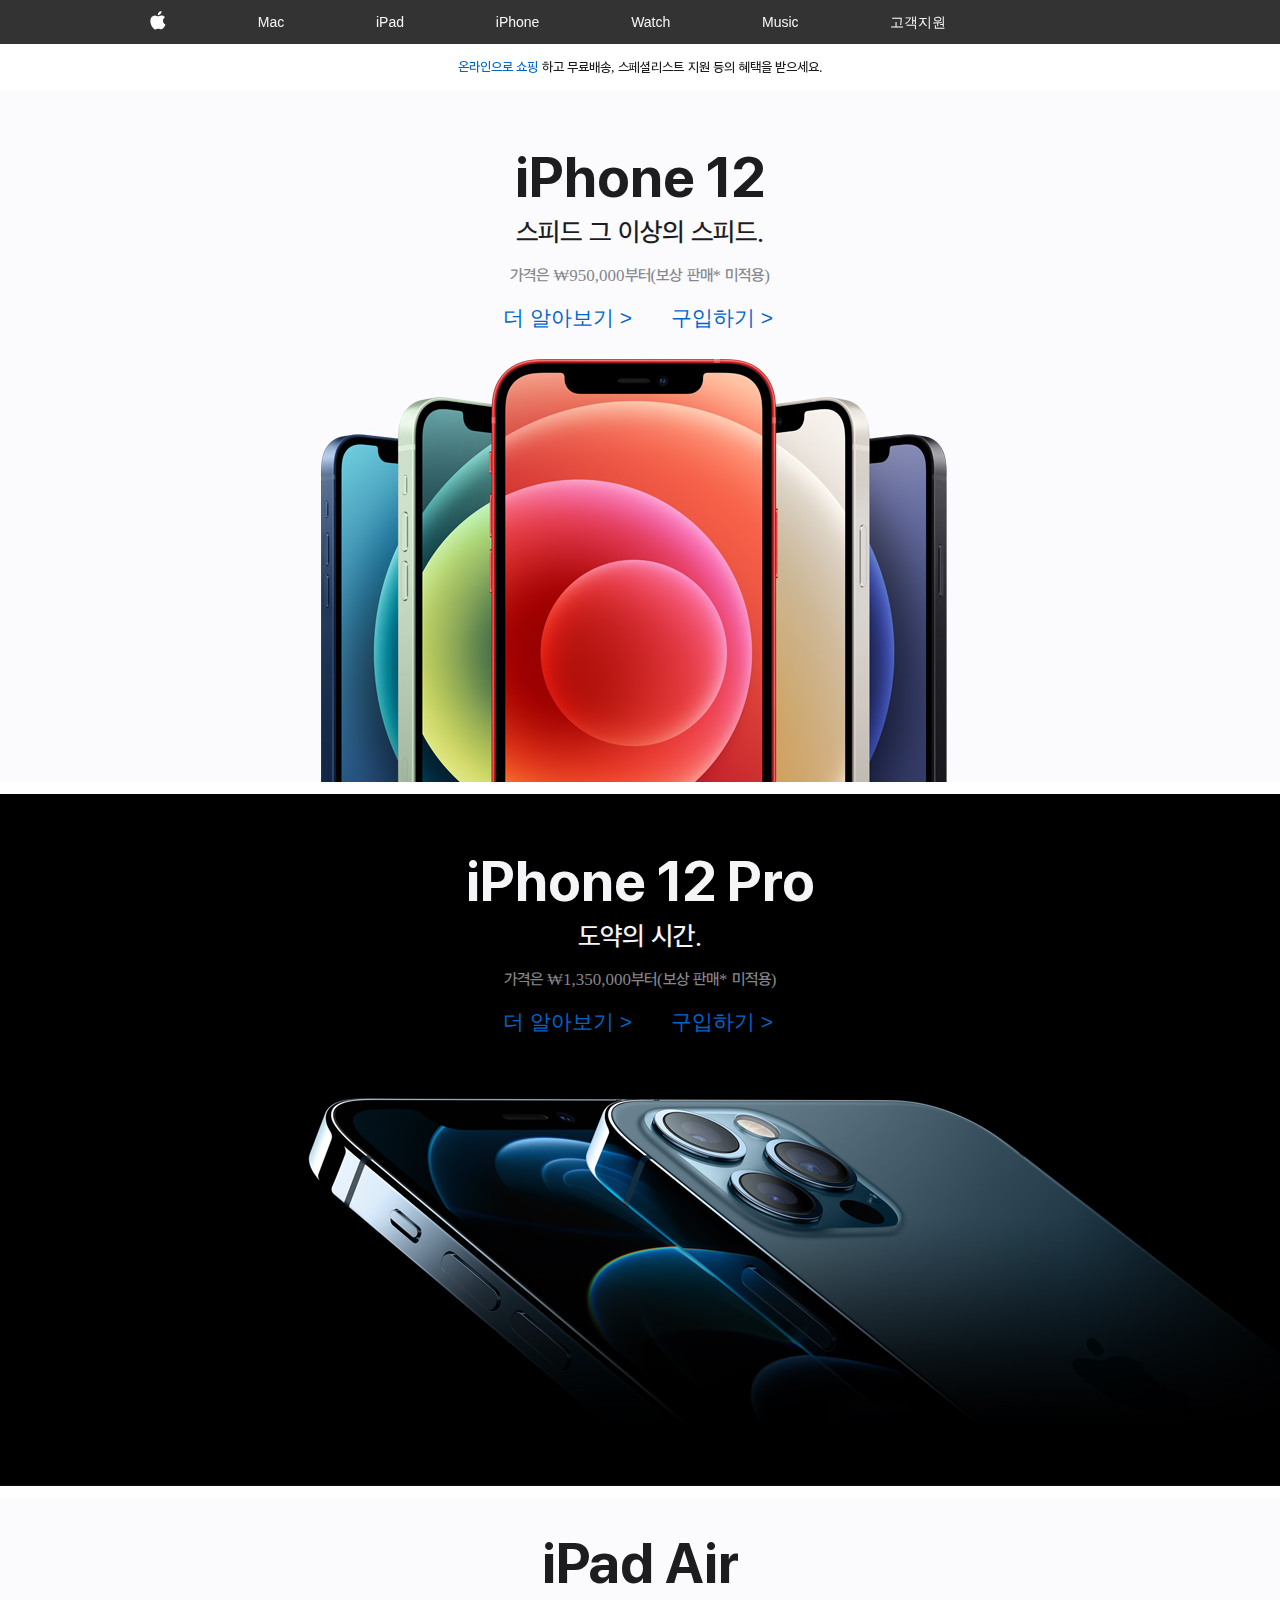
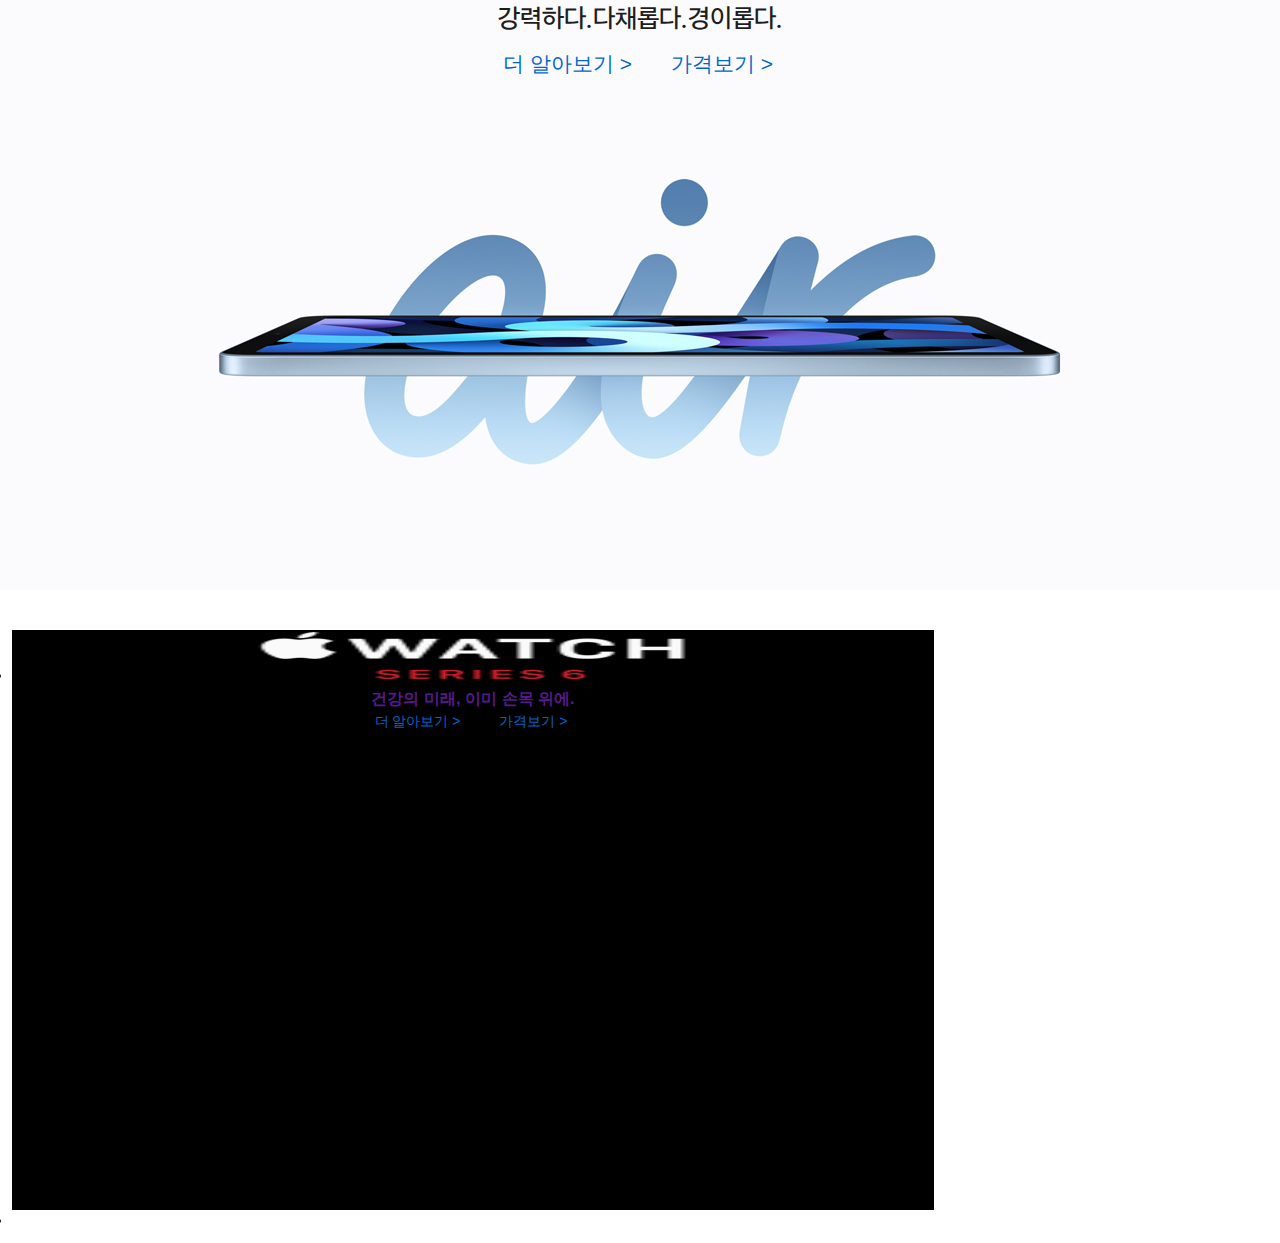
<file: apple/index.html>
<!DOCTYPE html>
<html lang="en">
<head>
   <meta charset="UTF-8">
   <meta name="viewport" content="width=device-width, initial-scale=1.0">
   <title>Apple</title>
  
   <link rel="stylesheet" href="../apple/css/common.css">
   <link rel="stylesheet" href="../apple/css/index.css">
   <link rel="stylesheet" href="../apple/css/header.css">
</head>
<body>
   <header>
      <div class="gnb_wrap">
         <ul class="gnb_menu">
            <a href="#"  class="gnb_menu_a" >
               <img src="../apple/img/globalnav_apple_image__cxwwnrj0urau_large.svg">
            </a>
            <a href="#" class="gnb_menu_a">Mac</a>
            <a href="#" class="gnb_menu_a">iPad</a>
            <a href="#" class="gnb_menu_a">iPhone</a>
            <a href="#" class="gnb_menu_a">Watch</a>
            <a href="#" class="gnb_menu_a">Music</a>
            <a href="#" class="gnb_menu_a">고객지원</a>
            <!-- 이미지가 안뜸  -->
            <a href="#" class="gnb_menu_a">
               <img src="../apple/img/globalnav_search_image__fca9mfoh8a2q_large.svg">
            </a>
            <a href="#"  class="gnb_menu_a" >
               <img src="../apple/img/globalnav_bag_image__bmix8075eg4i_large.svg">
            </a>
         </div>
      </div>

      <!-- banner  -->
      <div class="banner_wrap">
         <p class="banner" >
             <a>온라인으로 쇼핑</a>
             하고 무료배송, 스페셜리스트 지원 등의 혜택을 받으세요.
         </p>
      </div>
   </header>

   <main>

     <!-- iphone12 -->
   
     <div class="iphone12_wrap" onclick="document.location='https://www.apple.com/kr/iphone-12'">
      <a href="https://www.apple.com/kr/iphone-12/">
            <div class="iphone12_text">
                  <h4>iPhone 12</h4>
                  <h5 class="mt_6">스피드 그 이상의 스피드.</h5>
                  <div class="iphone12_text_2">
                     <p class="c_134">가격은 ₩950,000부터(보상 판매* 미적용)</p>   
                  </div>
                  <div class="iphone12_text_3">
                     <a class="c_blue ml_-4"><span>더 알아보기</span>&nbsp;></a>
                     <a class="c_blue ml_35"><span>구입하기</span>&nbsp;></a>
                  </div>
            </div>
         </a>
     </div>

     <!-- iphone 12 pro -->
     <div class="iphone12pro_wrap">
      <a href="https://www.apple.com/kr/iphone-12-pro/">
         <div class="iphone12pro_text">
               <h4 class="c_245">iPhone 12 Pro</h4>
               <h5 class="c_245 mt_6">도약의 시간.</h5>
            <div class="iphone12pro_text_2">
               <p class="c_134">가격은 ₩1,350,000부터(보상 판매* 미적용)</p>   
            </div>
            <div class="iphone12pro_text_3">
            <a class="c_blue ml_-4"><span>더 알아보기</span>&nbsp;></a>
            <a class="c_blue ml_35"><span>구입하기</span>&nbsp;></a>
            </div>
         </div>
         </a>
    </div>

    <!-- iPad Air -->
    <div class="iPad_Air_wrap">
      <a href="https://www.apple.com/kr/ipad-air/">
         <div class="iPad_Air_text">
               <h4 >iPad Air</h4>
               <h5 class="mt_6">강력하다.다채롭다.경이롭다.</h5>
            <div class="iPad_Air_text_3">
               <a class="c_blue ml_-4"><span>더 알아보기</span>&nbsp;></a>
               <a class="c_blue ml_35"><span>가격보기</span>&nbsp;></a>
            </div>
         </div>
      </a>    
    </div>

    <!-- apple promotions -->

    <div class="promo_wrap">
      <div class="promo">
         <ul class="promo_1"> 
            <li class="watch_1">
               <a href="">
                  <div class="watch_1_text">
                   <img src="../apple/img/watch_1.png">
                   <h3 >건강의 미래, 이미 손목 위에. </h3>
                   <div class="watch_1_text_blue">
                     <a class="c_blue ml_-4"><span>더 알아보기</span>&nbsp;></a>
                     <a class="c_blue ml_35"><span>가격보기</span>&nbsp;></a>
                  </div>
                  </div>
               </a>
            </li>
            <li class="watch_2">
         </ul>
      </div>
    </div>
 
   </main>
   <footer></footer>
</body>
</html>
</file>
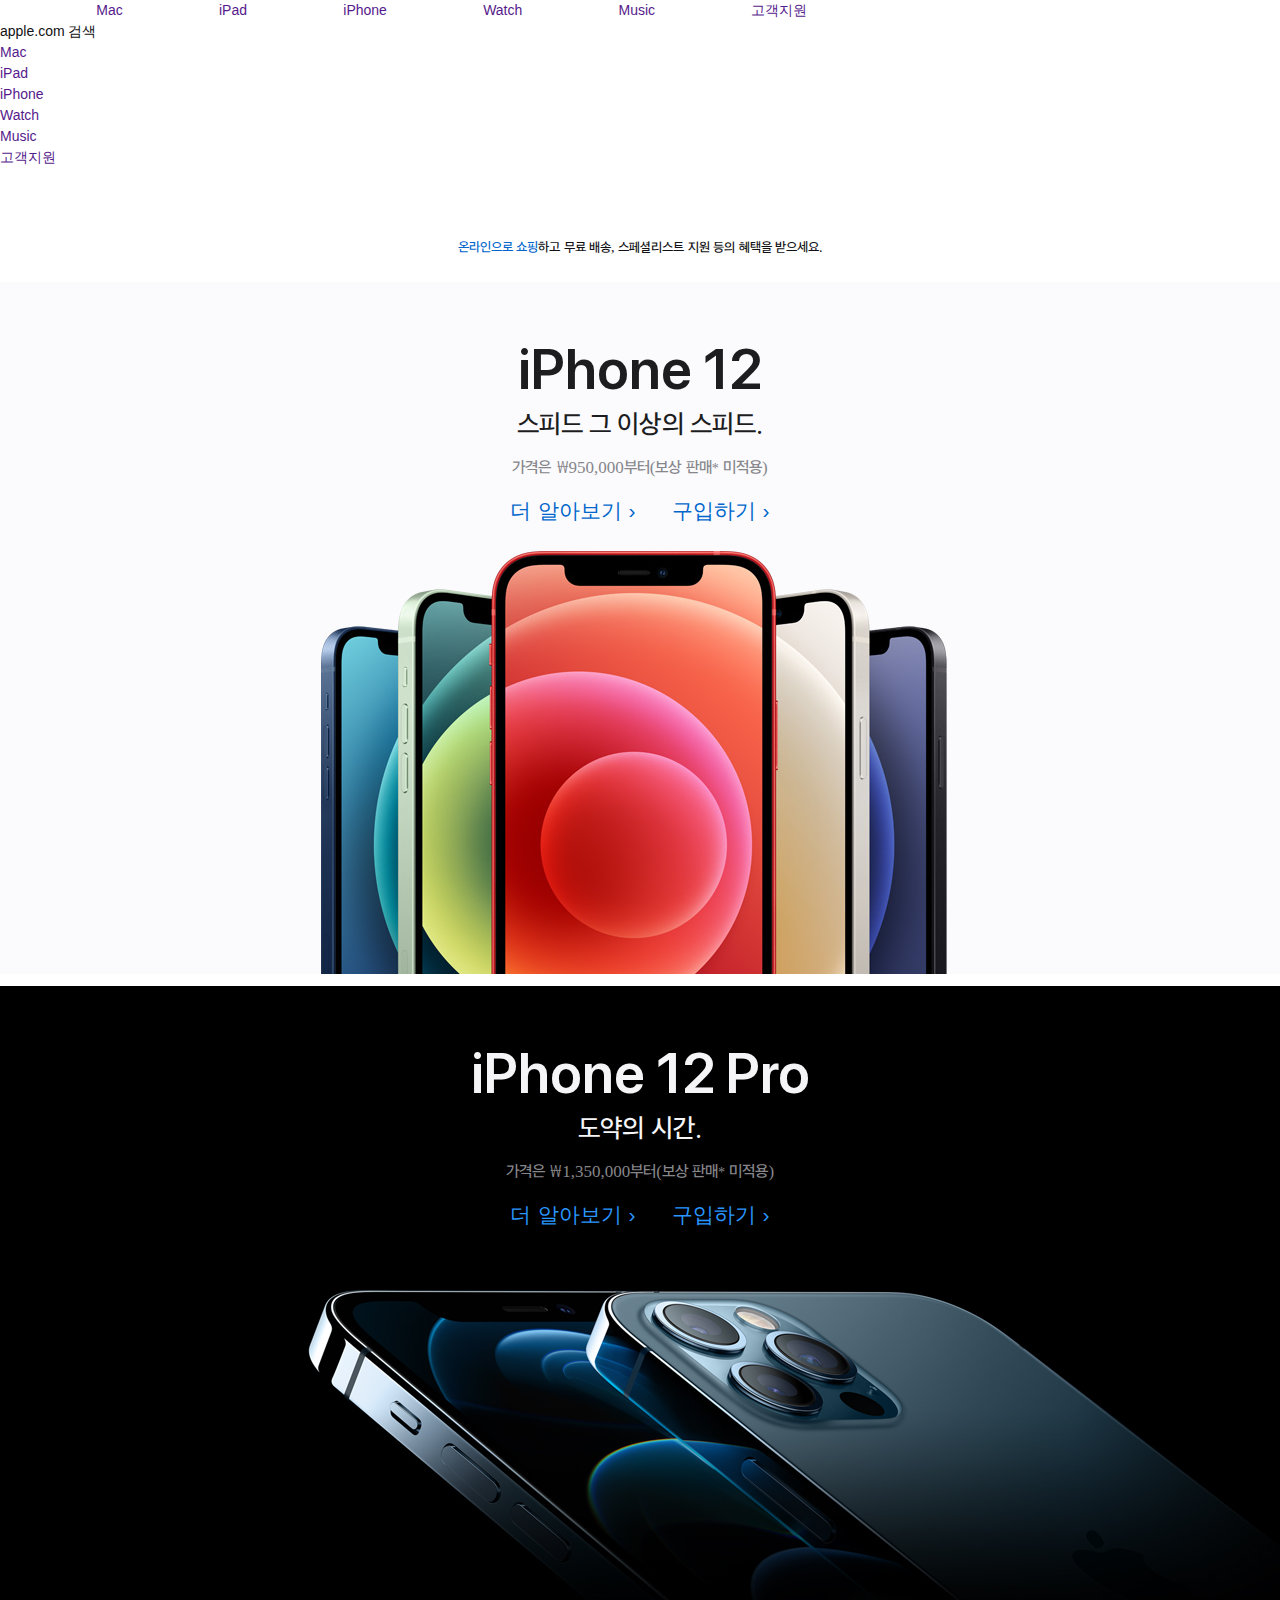
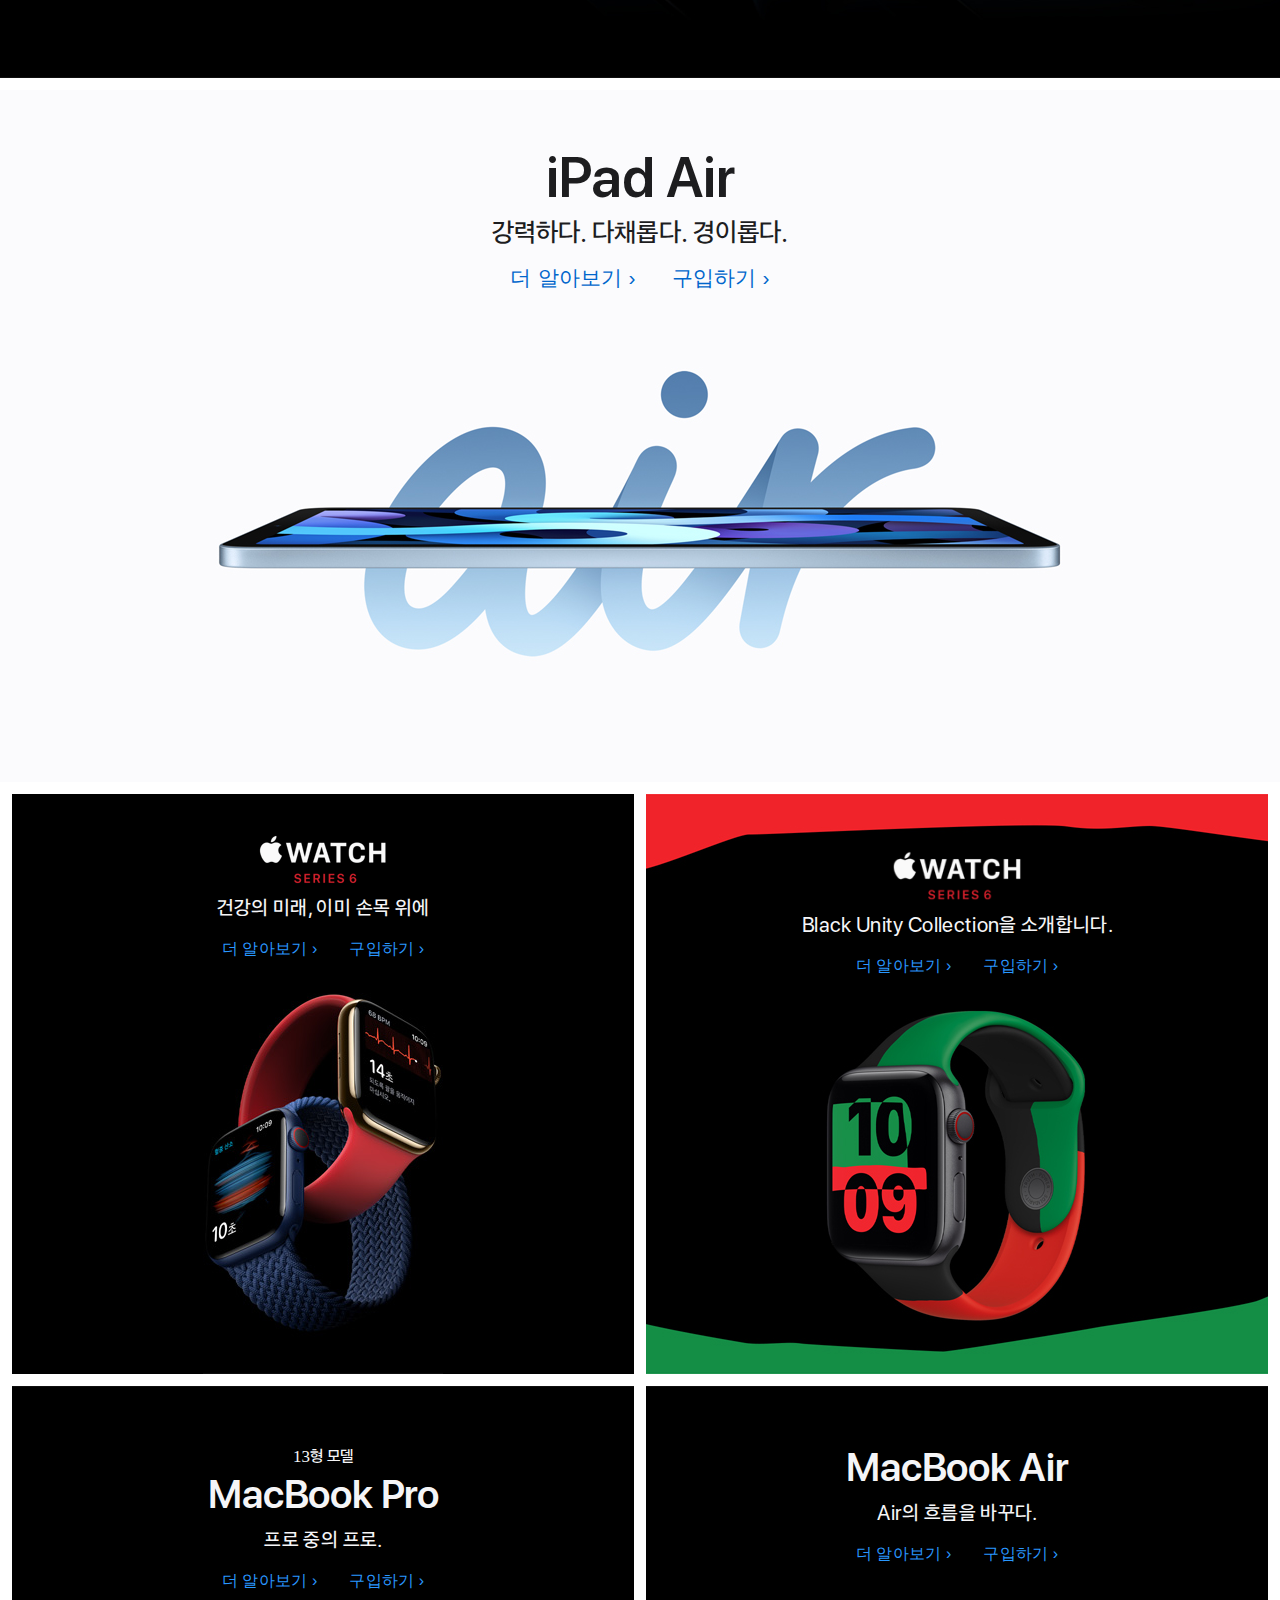
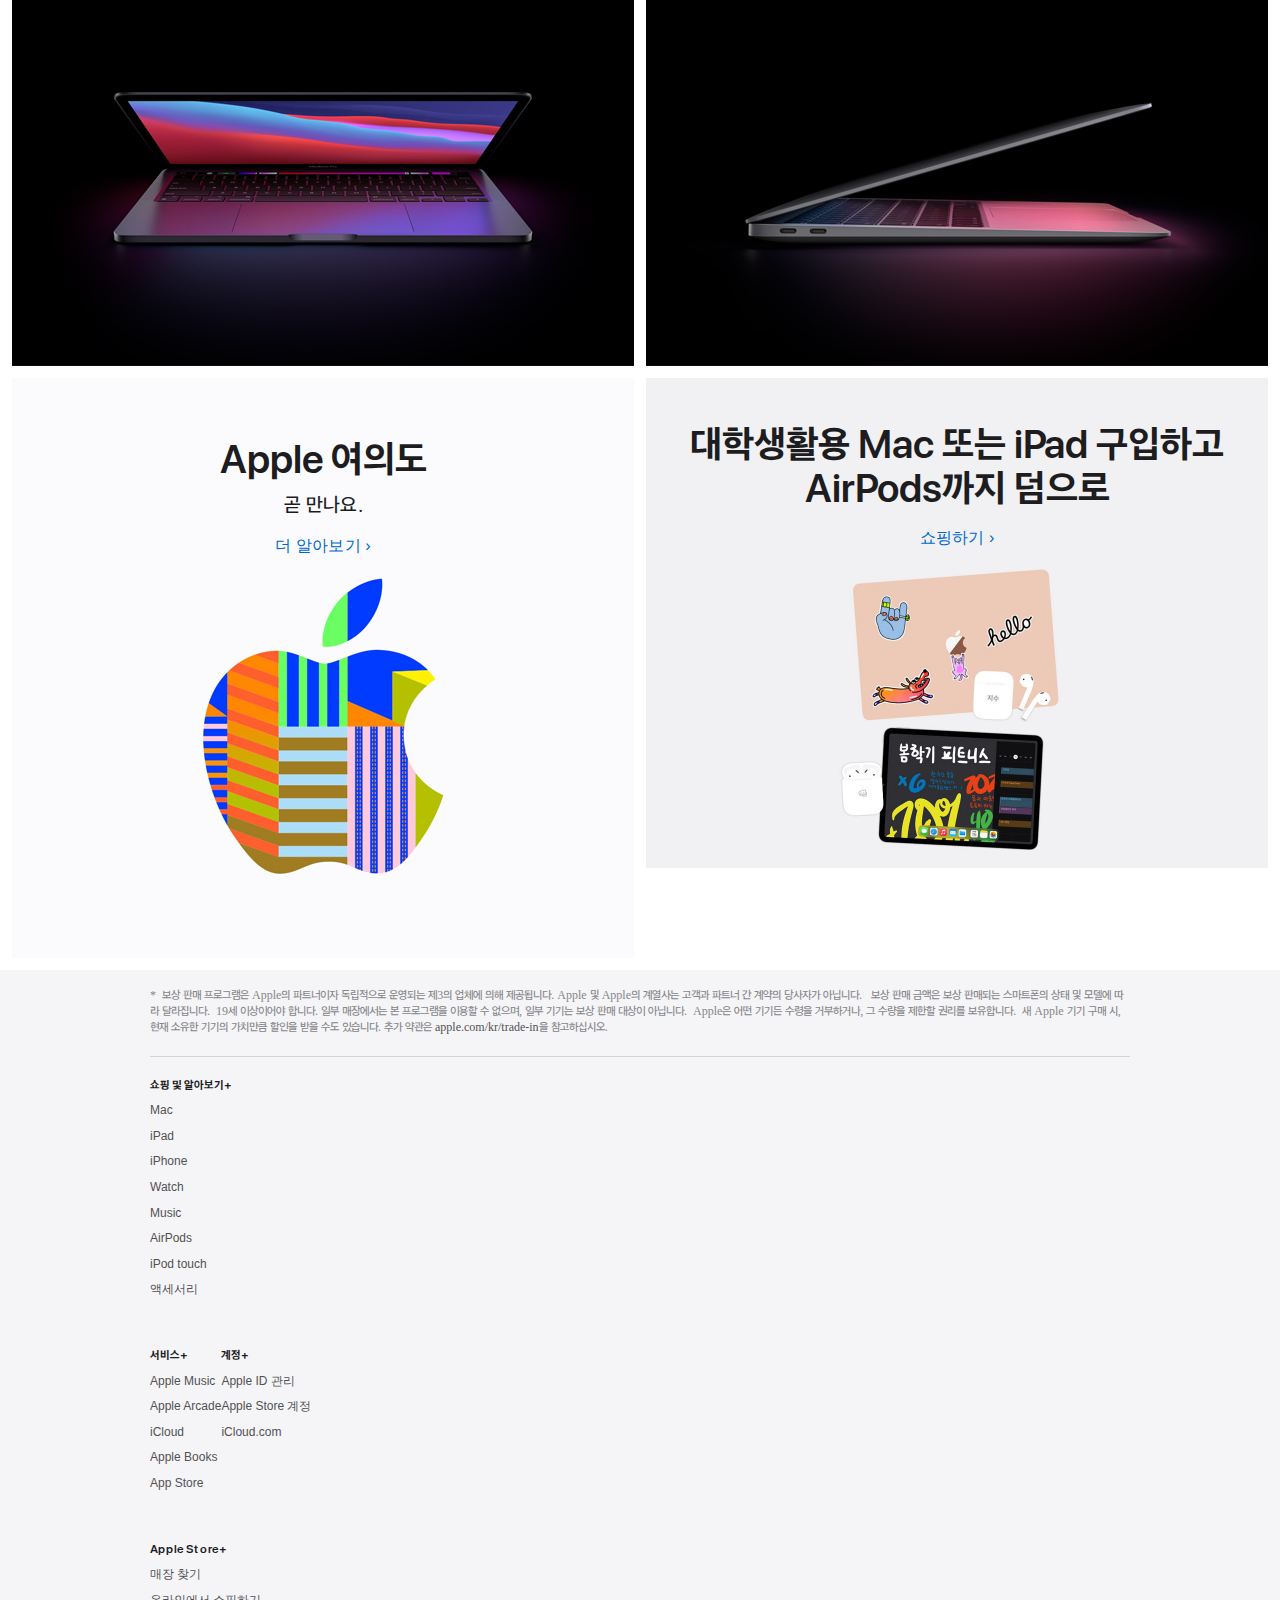
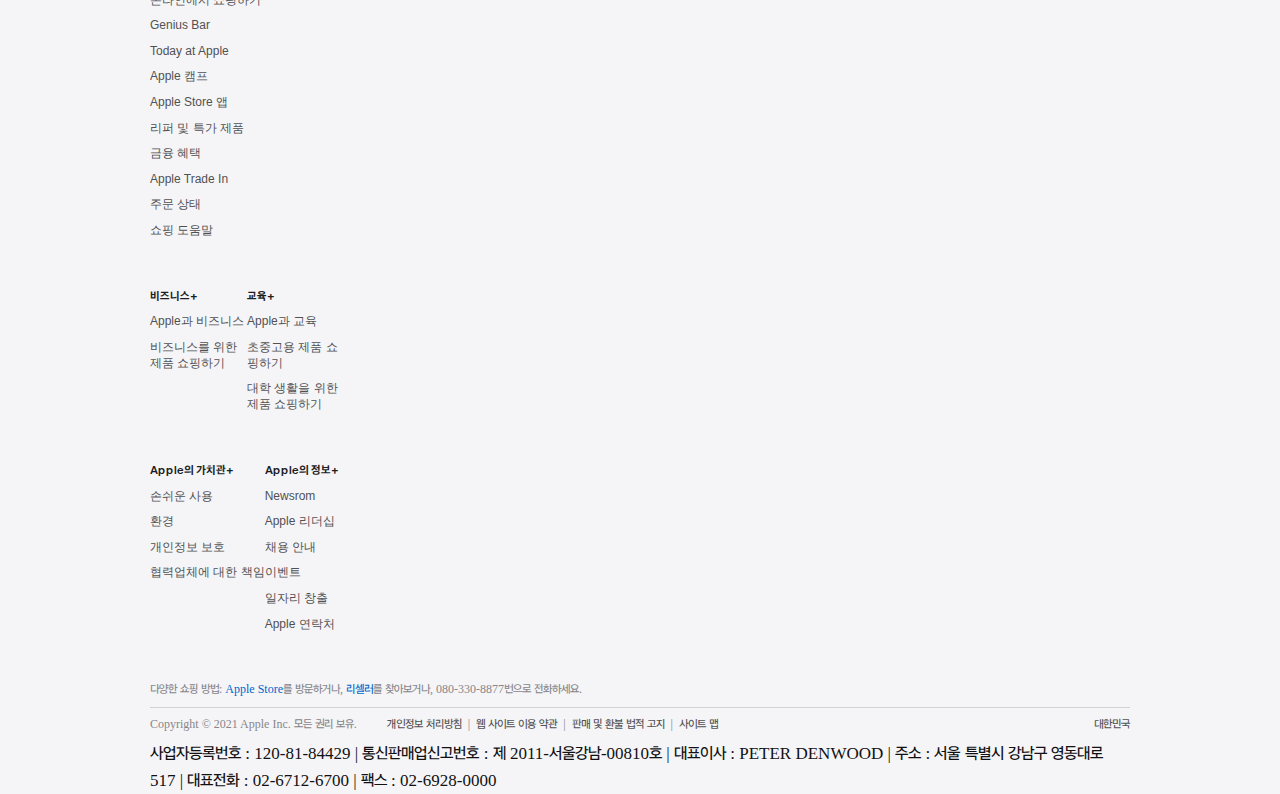
<file: index (210224).html>
<!DOCTYPE html>
<html lang="en">
<head>
   <meta charset="UTF-8">
   <meta name="viewport" content="width=device-width, initial-scale=1.0">
   <meta name="keywords" content="Apple">
   <meta name="description" content="iPhone, Mac, Apple Watch, iPad, AirPods 등 지금 쇼핑하기. 무료 배송. Apple Store 픽업.">
   <meta name="application-name" content="Apple.com">
   <title>Apple Korea</title>

   <link rel="icon" href="img/favicon.png">
   <link rel="icon" type="image/x-icon" href="img/favicon.ico"> 

   <link rel="stylesheet" href="css/reset_apple.css">
   <link rel="stylesheet" href="css/common.css">
   <link rel="stylesheet" href="css/header.css">
   <link rel="stylesheet" href="css/footer.css">
   <link rel="stylesheet" href="css/index.css">
</head>
<body>
   <header>
      <!-- PC, Tablet용 GNB -->
      <nav class="gnb">
         <ul class="gnb_menu">
            <li class="gnb_logo"><a href=""></a></li>
            <li class="gnb_menu_item"><a href="">Mac</a></li>
            <li class="gnb_menu_item"><a href="">iPad</a></li>
            <li class="gnb_menu_item"><a href="">iPhone</a></li>
            <li class="gnb_menu_item"><a href="">Watch</a></li>
            <li class="gnb_menu_item"><a href="">Music</a></li>
            <li class="gnb_menu_item"><a href="">고객지원</a></li>
            <li class="gnb_search"><a href=""></a></li>
            <li class="gnb_bag"><a href=""></a></li>
         </ul>
      </nav>

      <!-- Mobile용 GNB -->
      <nav class="gnb_m" id="gnb_m_wrap">
         <ul class="gnb_m_menu">
            <li class="gnb_m_menubar">
               <figure onclick="menuOpen();" id="gnb_m_menuopen"></figure>
               <figure onclick="menuClose();" id="gnb_m_menuclose"></figure>
            </li>
            <li class="gnb_m_logo"><a href=""></a></li>
            <li class="gnb_m_bag" id="gnb_m_bag"><a href=""></a></li>
         </ul>
         <div class="gnb_m_search_wrap">
            <span class="gnb_m_search"></span><span>apple.com 검색</span> 
         </div>
         <ul class="gnb_m_submenu">
            <li class="gnb_m_submenu_item"><a href="">Mac</a></li>
            <li class="gnb_m_submenu_item"><a href="">iPad</a></li>
            <li class="gnb_m_submenu_item"><a href="">iPhone</a></li>
            <li class="gnb_m_submenu_item"><a href="">Watch</a></li>
            <li class="gnb_m_submenu_item"><a href="">Music</a></li>
            <li class="gnb_m_submenu_item"><a href="">고객지원</a></li>
         </ul>
      </nav>
   </header>
   <main>

      <!-- Banner 알림 컨텐츠 -->
      <section id="banner">
         <div class="banner_wrap">
            <p class="banner_text">
               <a href="">온라인으로 쇼핑</a>하고 무료 배송, 스페셜리스트 지원 등의 혜택을 받으세요.
            </p>
         </div>
      </section>

      <!-- Hero -->
      <section id="hero">

         <!-- Hero iPhone12 -->
         <div class="hero_1_wrap" onclick="document.location='https://www.apple.com/kr/iphone-12/'">   
               <h2 class="hero_headline_black">iPhone 12</h2>
               <h3 class="hero_subhead_black">스피드 그 이상의 스피드.</h3>
               <p class="hero_price_info"><span>가격은 &#65510;950,000부터</span>(보상 판매<sup>*</sup> 미적용)</p>
               <div class="hero_link_whitebg">
                  <a href="https://www.apple.com/kr/iphone-12/">더 알아보기 &#8250;</a>
                  <a href="https://www.apple.com/kr/shop/buy-iphone/iphone-12">구입하기 &#8250;</a>
               </div>
        
         </div>

         <!-- Hero iPhone12 Pro -->
         <div class="hero_2_wrap" onclick="document.location=''">
            <h2 class="hero_headline_white">iPhone 12 Pro</h2>
            <h3 class="hero_subhead_white">도약의 시간.</h3>
            <p class="hero_price_info"><span>가격은 &#65510;1,350,000부터</span>(보상 판매<sup>*</sup> 미적용)</p>
            <div class="hero_link_blackbg">
               <a href="">더 알아보기 &#8250;</a>
               <a href="">구입하기 &#8250;</a>
            </div>
         </div>

         <!-- Hero iPad Air -->
         <div class="hero_3_wrap" onclick="document.location=''";>
            <h2 class="hero_headline_black">iPad Air</h2>
            <h3 class="hero_subhead_black">강력하다. 다채롭다. 경이롭다.</h3>
            <div class="hero_link_whitebg">
               <a href="">더 알아보기 &#8250;</a>
               <a href="">구입하기 &#8250;</a>
            </div>
         </div>

      </section>

      <!-- Promotion Section -->

      <section id="promo">

         <div class="promo_wrap">
            <ul class="promo">

               <!-- Promotion 1 -->
               <li class="promo_1" onclick="document.location=''">
                  <img src="img/watch_logo_1.png">
                  <h3 class="promo_subhead_white">건강의 미래, 이미 손목 위에</h3>
                  <div class="promo_link_blackbg">
                     <a href="">더 알아보기 &#8250;</a>
                     <a href="">구입하기 &#8250;</a>
                  </div>
               </li>

                <!-- Promotion 2 -->
               <li class="promo_2" onclick="document.location=''">
                  <img src="img/watch_logo_2.png">
                  <h3 class="promo_subhead_white">Black Unity Collection을 소개합니다.</h3>
                  <div class="promo_link_blackbg">
                     <a href="">더 알아보기 &#8250;</a>
                     <a href="">구입하기 &#8250;</a>
                  </div>
               </li>

               <!-- Promotion 3 -->
               <li class="promo_3" onclick="document.location=''">
                  <p class="promo_eyebrow">13형 모델</p>
                  <h2 class="promo_headline_white"> MacBook Pro</h2>
                  <h3 class="promo_subhead_white">프로 중의 프로.</h3>
                  <div class="promo_link_blackbg">
                     <a href="">더 알아보기 &#8250;</a>
                     <a href="">구입하기 &#8250;</a>
                  </div>
               </li>

                <!-- Promotion 4 -->
               <li class="promo_4" onclick="document.location=''">
                  <h2 class="promo_headline_white"> MacBook Air</h2>
                  <h3 class="promo_subhead_white">Air의 흐름을 바꾸다.</h3>
                  <div class="promo_link_blackbg">
                     <a href="">더 알아보기 &#8250;</a>
                     <a href="">구입하기 &#8250;</a>
                  </div>
               </li>

               <!-- Promotion 5 -->
               <li class="promo_5" onclick="document.location=''">
                  <h2 class="promo_headline_black"> Apple 여의도</h2>
                  <h3 class="promo_subhead_black">곧 만나요.</h3>
                  <div class="promo_link_whitebg">
                     <a href="">더 알아보기 &#8250;</a>
                  </div>
               </li>  

               <!-- Promotion 6 -->
               <li class="promo_6" onclick="document.location=''">
                  <h2 class="promo_headline_black"> 대학생활용 Mac 또는 iPad 구입하고 AirPods까지 덤으로</h2>
                  
                  <div class="promo_link_whitebg">
                     <a href="">쇼핑하기 &#8250;</a>
                    
                  </div>
               </li>

            </ul>



         </div>

      </section>

   </main>
   <footer> 
      <div class="footer_wrap">
         <p class="footer_note">
            * &nbsp;보상 판매 프로그램은 Apple의 파트너이자 독립적으로 운영되는 제3의 업체에 의해 제공됩니다. Apple 및 Apple의 계열사는 고객과 파트너 간 계약의 당사자가 아닙니다. &nbsp;&nbsp;보상 판매 금액은 보상 판매되는 스마트폰의 상태 및 모델에 따라 달라집니다. &nbsp;19세 이상이어야 합니다. 일부 매장에서는 본 프로그램을 이용할 수 없으며, 일부 기기는 보상 판매 대상이 아닙니다. &nbsp;Apple은 어떤 기기든 수령을 거부하거나, 그 수량을 제한할 권리를 보유합니다. &nbsp;새 Apple 기기 구매 시, 현재 소유한 기기의 가치만큼 할인을 받을 수도 있습니다. 추가 약관은 <a herf="">apple.com/kr/trade-in</a>을 참고하십시오.
         </p>
         <nav class="footer_nav">
            <div class="footer_nav_wrap">
               <ul>
                  <h4><span>쇼핑 및 알아보기</span><span>+</span></h4>
                  <li><a herf="">Mac</a></li>
                  <li><a herf="">iPad</a></li>
                  <li><a herf="">iPhone</a></li>
                  <li><a herf="">Watch</a></li>
                  <li><a herf="">Music</a></li>
                  <li><a herf="">AirPods</a></li>
                  <li><a herf="">iPod touch</a></li>
                  <li><a herf="">액세서리</a></li>
               </ul>
            </div>
            <div class="footer_nav_wrap">
               <ul>
                  <h4><span>서비스</span><span>+</span></h4>
                  <li><a herf="">Apple Music</a></li>
                  <li><a herf="">Apple Arcade</a></li>
                  <li><a herf="">iCloud</a></li>
                  <li><a herf="">Apple Books</a></li>
                  <li><a herf="">App Store</a></li>
               </ul>
               <ul>
                  <h4><span>계정</span><span>+</span></h4>
                  <li><a herf="">Apple ID 관리</a></li>
                  <li><a herf="">Apple Store 계정</a></li>
                  <li><a herf="">iCloud.com</a></li>
               </ul>
            </div>
            <div class="footer_nav_wrap">
               <ul>
                  <h4><span>Apple Store</span><span>+</span></h4>
                  <li><a herf="">매장 찾기</a></li>
                  <li><a herf="">온라인에서 쇼핑하기</a></li>
                  <li><a herf="">Genius Bar</a></li>
                  <li><a herf="">Today at Apple</a></li>
                  <li><a herf="">Apple 캠프</a></li>
                  <li><a herf="">Apple Store 앱</a></li>
                  <li><a herf="">리퍼 및 특가 제품</a></li>
                  <li><a herf="">금융 혜택</a></li>
                  <li><a herf="">Apple Trade In</a></li>
                  <li><a herf="">주문 상태</a></li>
                  <li><a herf="">쇼핑 도움말</a></li>
               </ul>
            </div>
            <div class="footer_nav_wrap">
               <ul>
                  <h4><span>비즈니스</span><span>+</span></h4>
                  <li><a herf="">Apple과 비즈니스</a></li>
                  <li><a herf="">비즈니스를 위한 제품 쇼핑하기</a></li>
               </ul>
               <ul>
                  <h4><span>교육</span><span>+</span></h4>
                  <li><a herf="">Apple과 교육</a></li>
                  <li><a herf="">초중고용 제품 쇼핑하기</a></li>
                  <li><a herf="">대학 생활을 위한 제품 쇼핑하기</a></li>
               </ul>
            </div>
            <div class="footer_nav_wrap">
               <ul>
                  <h4><span>Apple의 가치관</span><span>+</span></h4>
                  <li><a herf="">손쉬운 사용</a></li>
                  <li><a herf="">환경</a></li>
                  <li><a herf="">개인정보 보호</a></li>
                  <li><a herf="">협력업체에 대한 책임</a></li>
               </ul>
               <ul>
                  <h4><span>Apple의 정보</span><span>+</span></h4>
                  <li><a herf="">Newsrom</a></li>
                  <li><a herf="">Apple 리더십</a></li>
                  <li><a herf="">채용 안내</a></li>
                  <li><a herf="">이벤트</a></li>
                  <li><a herf="">일자리 창출</a></li>
                  <li><a herf="">Apple 연락처</a></li>
               </ul>
            </div>
         </nav>
         <p class="footer_shop">
            다양한 쇼핑 방법: <a href="">Apple Store</a>를 방문하거나, <a href="">리셀러</a>를 찾아보거나, 080-330-8877번으로 전화하세요.
         </p>
         <div class="footer_legal">
            <div>
               <p class="footer_copyright">Copyright © 2021 Apple Inc. 모든 권리 보유.</p>
               <p class="footer_legal_link"> 
                  <a href="">개인정보 처리방침</a>&nbsp;&nbsp;|&nbsp;&nbsp;<a href="">웹 사이트 이용 약관</a>&nbsp;&nbsp;|&nbsp;&nbsp;<a href="">판매 및 환불 법적 고지</a>&nbsp;&nbsp;|&nbsp;&nbsp;<a href="">사이트 맵</a>
               </p>
            </div>

            <p class="footer_local"><a href="">대한민국</a></p>
         </div>
         <p class="footer_address">
            <span>사업자등록번호 : 120-81-84429 | </span> <span>통신판매업신고번호 : 제 2011-서울강남-00810호 | </span> <span>대표이사 : PETER DENWOOD | </span> <span>주소 : 서울 특별시 강남구 영동대로 517 |</span> 대표전화 : 02-6712-6700 | </span>팩스 : 02-6928-0000
         </p>

      </div>

   </footer>

   <script>

      function menuOpen() {

         document.getElementById("gnb_m_wrap").style = "height:100%;background-color: rgba(0,0,0,1);";

         document.getElementById("gnb_m_menuopen").style = " display:none;";

         document.getElementById("gnb_m_menuclose").style = " display:block;";

         // document.getElementById("gnb_m_bag").style = "visibility: hidden;";

         document.getElementById("gnb_m_bag").style = "visibility: hidden; ";

      }

      function menuClose() {

         document.getElementById("gnb_m_wrap").style = "height:48px; background-color: rgba(0,0,0,0.8);";

         document.getElementById("gnb_m_menuopen").style = " display:block;";

         document.getElementById("gnb_m_menuclose").style = " display:none;";

         document.getElementById("gnb_m_bag").style = "visibility: visible;";

   }

   </script>
</body>
</html>
</file>
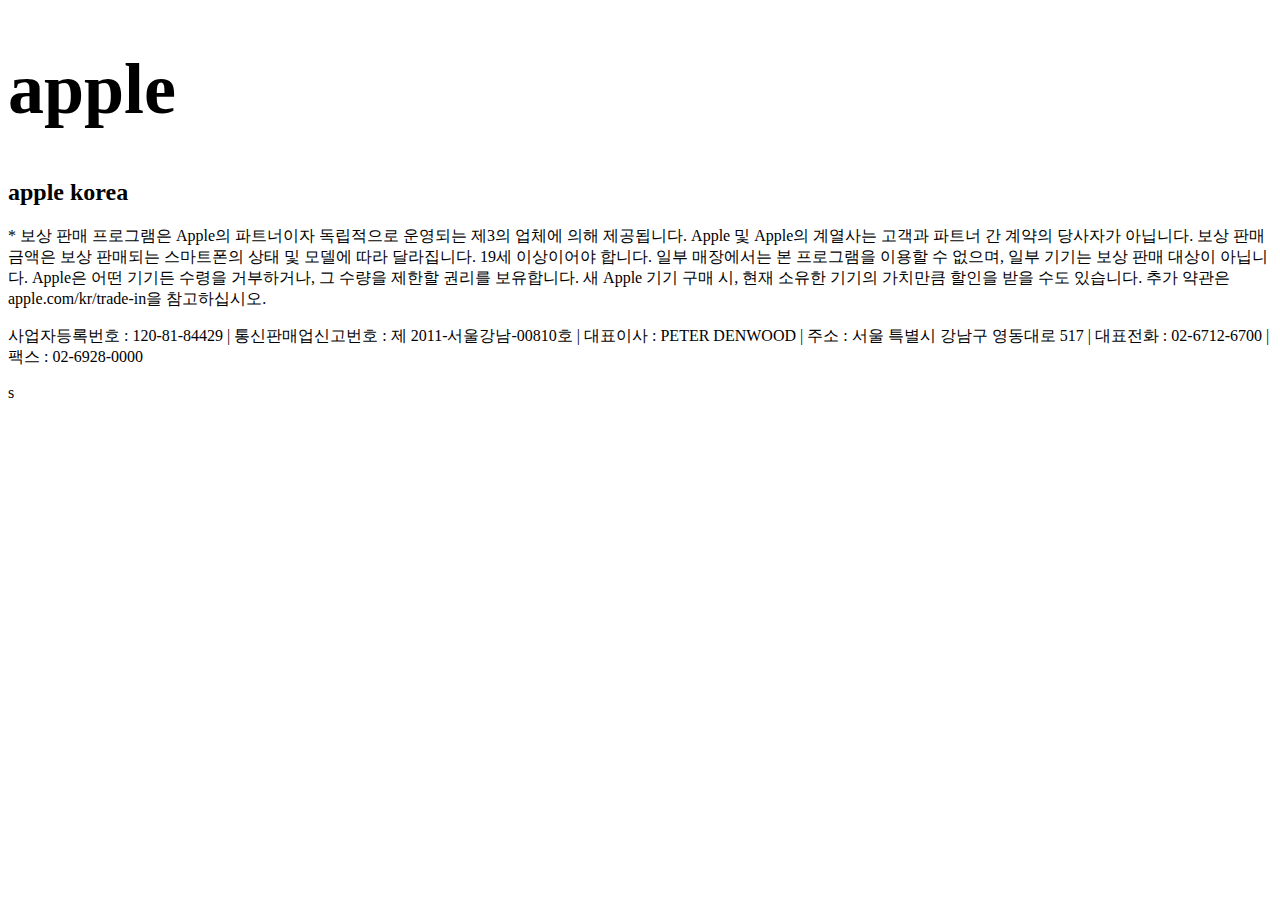
<file: js_preview.html>
<!DOCTYPE html>
<html lang="en">
<head>
   <meta charset="UTF-8">
   <meta http-equiv="X-UA-Compatible" content="IE=edge">
   <meta name="viewport" content="width=device-width, initial-scale=1.0">
   <title>Document</title>
   <style>
      h1 {font-size: 72px;}
   </style>
</head>
<body>
   <div>
 
      <h1 id="title" onmouseover="textChageRed();" >apple</h1>
      <h2 id="title" onmouseover="textChageBlack();" >apple korea</h2>
      <p id="desc">*  보상 판매 프로그램은 Apple의 파트너이자 독립적으로 운영되는 제3의 업체에 의해 제공됩니다. Apple 및 Apple의 계열사는 고객과 파트너 간 계약의 당사자가 아닙니다.   보상 판매 금액은 보상 판매되는 스마트폰의 상태 및 모델에 따라 달라집니다.  19세 이상이어야 합니다. 일부 매장에서는 본 프로그램을 이용할 수 없으며, 일부 기기는 보상 판매 대상이 아닙니다.  Apple은 어떤 기기든 수령을 거부하거나, 그 수량을 제한할 권리를 보유합니다.  새 Apple 기기 구매 시, 현재 소유한 기기의 가치만큼 할인을 받을 수도 있습니다. 추가 약관은 apple.com/kr/trade-in을 참고하십시오.</p>
      <p id="copyright">사업자등록번호 : 120-81-84429 | 통신판매업신고번호 : 제 2011-서울강남-00810호 | 대표이사 : PETER DENWOOD | 주소 : 서울 특별시 강남구 영동대로 517 | 대표전화 : 02-6712-6700 | 팩스 : 02-6928-0000</p>
   </div>

   <script>
     function textChageRed() {
        document.getElementById("desc").style="color:red;"
     }

     function textChageBlack() {
        document.getElementById("desc").style="color:black;"
     }
   
   </script>
</body>
</html>s
</file>
<file: apple/css/common.css>
@font-face { 
      font-family: 'SF Pro KR'; 
      src: url(../font/SFProKRDisplay_light.woff2) format('woff2');
      font-weight: 200;
      } 

      
   @font-face { 
      font-family: 'SF Pro KR'; 
      src: url(../font/SFProKRDisplay_regular.woff2) format('woff2');
      font-weight: 400;
      } 
      

   @font-face { 
      font-family: 'SF Pro KR'; 
      src: url(../font/sf-pro-display_bold.woff2) format('woff2');
      font-weight: 600;
      } 
      

   @font-face { 
      font-family: 'SF Pro KR'; 
      src: url(../font/SFProKRDisplay_semibold.woff2) format('woff2');
      font-weight: 700;
      } 
      

/* Text Style */

h4 {color: rgb(29, 29, 31); font-size: 56px; font-family: 'SF Pro KR'; ; font-weight: 600; line-height: 66px; }

h5 {margin:6px 0 0 0; color: rgb(29, 29, 31); font-size: 28px; font-weight: 400; line-height: 31px; font-family: 'SF Pro KR'; }

p { font-family: 'SF Pro KR';}

/* margin */
.mt_6 {margin-top: 6px;}
.ml_-4 {margin-left: -4px;}
.ml_35 {margin-left: 35px;}
 

/*  color */

.c_29 {color: rgb(29,29,31);}
.c_blue {color: rgb(0, 102, 204) ;}
.c_134 {color: rgb(134, 134, 139);}
.c_245 {color: rgb(245, 245, 247);} 

/* Layout Style */

a:hover { cursor: pointer;}
</file>
<file: apple/css/index.css>
/* iphone12 visual */

.iphone12_wrap { background-image: url(../img/iphone_12_us__fo0stbby242m_largetall.jpg); display: flex; background-repeat: no-repeat; background-size: auto; background-position: center bottom; height: 692px; justify-content: center;padding-top: 55px; margin-bottom: 12px; background-color: rgb(251, 251, 253);}

.iphone12_text {text-align: center;}

.iphone12_text_2 {margin-top: 13.6px;}

.iphone12_text_2 p {font-size: 17px; font-weight: 400; line-height: 27px}

.iphone12_text_3 { height: 34px; margin-top: 13.65px; z-index: 4; text-align: center;}

.iphone12_text_3 a {font-size: 21px; font-weight: 400; line-height: 32px;}

.iphone12_text_3 span:hover {text-decoration: underline; text-decoration-color: rgb(0, 102, 204); color: rgb(0, 102, 204);}

/* iphone12pro visual */

.iphone12pro_wrap {background-image: url(../img/iphone_12_pro_us__e5oyysg4k0ya_largetall.jpg); background-repeat: no-repeat; background-size: auto; background-position: center bottom;width: 100%; height: 692px; padding-top: 55px; margin-bottom: 12px; display: flex; justify-content: center; background-color: rgb(0, 0, 0); }

.iphone12pro_text {text-align: center;}

.iphone12pro_text_2 {margin-top: 13.6px;}

.iphone12pro_text_2 p {font-size: 17px; font-weight: 400; line-height: 27px}

.iphone12pro_text_3 { height: 34px; margin-top: 13.65px; z-index: 4; text-align: center;}

.iphone12pro_text_3 a {font-size: 21px; font-weight: 400; line-height: 32px;}

.iphone12pro_text_3 span:hover {text-decoration: underline; text-decoration-color: rgb(0, 102, 204); color: rgb(0, 102, 204);}

 /* iPad Air */

 .iPad_Air_wrap {background-image: url(../img/hero__dvsxv8smkkgi_largetall.jpg); background-repeat: no-repeat; background-size: auto; background-position: center bottom; width: 100%; height: 692px; padding-top: 33px; margin-bottom: 12px; display: flex; justify-content: center; background-color: rgb(251, 251, 253); }

.iPad_Air_text {text-align: center;}

.iPad_Air_text_3 { height: 34px; margin-top: 13.65px; z-index: 4; text-align: center;}

.iPad_Air_text_3 a {font-size: 21px; font-weight: 400; line-height: 32px;}

.iPad_Air_text_3 span:hover {text-decoration: underline; text-decoration-color: rgb(0, 102, 204); color: rgb(0, 102, 204);}

/* apple promotions */

.promo_wrap {}

.promo {margin: 12px;}

.promo_1{}

.watch_1 {width:922px; height: 580px; background-color: black;}

.watch_1_text {text-align: center; margin: 40px 246px 0;}

.watch_1_text img {width: 430px; height: 50px;}
</file>
<file: apple/css/header.css>
* {margin:0; padding:0; box-sizing: border-box;}
body { font-family:sans-serif; font-size:14px; line-height: 1.5; color: rgb(17,17,19); font-weight: 400; -webkit-font-smoothing: antialiased; }

a { text-decoration: none;}

a:hover { color:rgb(255,255,255); font-weight: 600;}

.gnb_wrap { background-color: rgba(0,0,0,0.8); width: 100%; height: 44px; display: flex; justify-content: center; position: fixed; left: 0; top: 0;}

.gnb_menu { width: 1000px; height: 100%; display: flex; justify-content: space-between; align-items: center;}

.gnb_menu_a { padding: 0 10px; color: rgb(245,245,247); height: 100%; line-height: 44px;  }

.main_visual_wrap {width: 100%; height: 800px; padding: 0 0 12px 0;}

.banner_wrap {width: 100%; height: 46px; padding: 12px 0; text-align: center; margin: 44px 0 0 0; position: relative;}

.banner {color: rgb(29, 29, 31); font-family:  'SF Pro KR', 'SF Pro Text',;  font-size: 14px; font-weight: 400; line-height: 23px;}

.banner a {color: rgb(0, 102, 204);}
.banner a:hover {text-decoration: underline;}
</file>
<file: css/common.css>
/* 한국어 전용 웹폰트 */

@font-face { 
   font-family: 'SF Pro KR'; 
   src: url(../font/SFProKRDisplay_light.woff2) format('woff2');
   font-weight: 200;
   }

@font-face { 
   font-family: 'SF Pro KR'; 
   src: url(../font/SFProKRDisplay_regular.woff2) format('woff2');
   font-weight: 400;
   }

@font-face { 
   font-family: 'SF Pro KR'; 
   src: url(../font/SFProKRDisplay_semibold.woff2) format('woff2');
   font-weight: 600;
   }
@font-face { 
   font-family: 'SF Pro KR'; 
   src: url(../font/SFProKRDisplay_bold.woff2) format('woff2');
   font-weight: 800;
   }

/* 본문용 영문 전용 웹폰트 */

@font-face { 
   font-family: 'SF Pro Text'; 
   src: url(../font/sf-pro-text_light.woff2) format('woff2');
   font-weight: 200;
   }

@font-face { 
   font-family: 'SF Pro Text'; 
   src: url(../font/SFProKRDisplay_regular.woff2) format('woff2');
   font-weight: 400;
   }

@font-face { 
   font-family: 'SF Pro Text'; 
   src: url(../font/SFProKRDisplay_semibold.woff2) format('woff2');
   font-weight: 600;
   }
@font-face { 
   font-family: 'SF Pro Text'; 
   src: url(../font/sf-pro-text_bold.woff2) format('woff2');
   font-weight: 800;
   }
@font-face { 
   font-family: 'SF Pro Text'; 
   src: url(../font/sf-pro-text_heavy.woff2) format('woff2');
   font-weight: 900;
   }


/* 제목용 영문 전용 웹폰트 */

@font-face { 
   font-family: 'SF Pro Display'; 
   src: url(../font/sf-pro-display_regular.woff2) format('woff2');
   font-weight: 400;
   }

@font-face { 
   font-family: 'SF Pro Display'; 
   src: url(../font/sf-pro-display_semibold.woff2) format('woff2');
   font-weight: 600;
   }

@font-face { 
   font-family: 'SF Pro Display'; 
   src: url(../font/sf-pro-display_bold.woff2) format('woff2');
   font-weight: 800;
   }

@font-face { 
   font-family: 'SF Pro Display'; 
   src: url(../font/sf-pro-display_heavy.woff2) format('woff2');
   font-weight: 900;
   }

/* 특수문자용 웹폰트 */

@font-face { 
   font-family: 'SF Pro Icons'; 
   src: url(../font/sf-pro-icons_light.woff2) format('woff2');
   font-weight: 200;
   }

@font-face { 
   font-family: 'SF Pro Icons'; 
   src: url(../font/sf-pro-icons_regular.woff2) format('woff2');
   font-weight: 400;
   }

 body { font-family: 'SF Pro KR', 'SF Pro Text', 'SF Pro Icons', sans-serif;  font-size: 16px; line-height: 1.5; font-weight: 400; letter-spacing: normal; color:rgb(29,29,31); -webkit-font-smoothing: antialiased; }

   div, ul, li { background-size: cover; background-position: center center;}

   /* Layout Style */
   
   button:hover { cursor: pointer;}

   /*  color */

.c_29 {color: rgb(29,29,31);}
.c_blue {color: rgb(0, 102, 204) ;}
.c_134 {color: rgb(134, 134, 139);}

/* Text Style */

h1 {   }
h2 { font-family: 'SF Pro KR', 'SF Pro Display', 'SF Pro Icons', sans-serif; font-size: 56px; line-height: 66px; font-weight: 600;  -webkit-font-smoothing: antialiased; }
h3 {  font-family: 'SF Pro KR', 'SF Pro Display', 'SF Pro Icons', sans-serif; font-size: 28px; line-height: 31px; font-weight: 400;
letter-spacing: 0.1px;  -webkit-font-smoothing: antialiased;  }
h4 {  font-family: 'SF Pro KR', 'SF Pro Display', 'SF Pro Icons', sans-serif; font-size: 21px; line-height: 26px; font-weight: 400;
      letter-spacing: normal;  -webkit-font-smoothing: antialiased; }
h5 { font-family: 'SF Pro KR', 'SF Pro Display', 'SF Pro Icons', sans-serif; }
h6 { }

p { font-family: 'SF Pro KR', 'SF Pro Text', 'SF Pro Icons';  font-size: 17px; line-height: 27px; font-weight: 400; letter-spacing: normal;  }


@media screen and (max-width:740px) {
   h2 {font-size: 32px; line-height: 39px;}
   h3 {font-size: 19px; line-height: 29px;}
}
</file>
<file: css/header.css>
* {margin:0; padding:0; box-sizing: border-box;}
body { font-family:sans-serif; font-size:14px; line-height: 1.5; color: rgb(17,17,19); font-weight: 400; -webkit-font-smoothing: antialiased; }

a { text-decoration: none;}

a:hover { color:rgb(255,255,255); font-weight: 600;}

.gnb_wrap { background-color: rgba(0,0,0,0.8); width: 100%; height: 44px; display: flex; justify-content: center; position: fixed; left: 0; top: 0;}

.gnb_menu { width: 1000px; height: 100%; display: flex; justify-content: space-between; align-items: center;}

.gnb_menu_a { padding: 0 10px; color: rgb(245,245,247); height: 100%; line-height: 44px;  }

.main_visual_wrap {width: 100%; height: 800px; padding: 0 0 12px 0;}

.banner_wrap {width: 100%; height: 46px; padding: 12px 0; text-align: center; margin: 44px 0 0 0; position: relative;}

.banner {color: rgb(29, 29, 31); font-family:  'SF Pro KR', 'SF Pro Text',;  font-size: 14px; font-weight: 400; line-height: 23px;}

.banner a {color: rgb(0, 102, 204);}
.banner a:hover {text-decoration: underline;}
</file>
<file: css/footer.css>
/* Langding Page Footer CSS */

footer {width: 100%; height: auto; background-color: rgb(245,245,247);}

.footer_wrap { width: 100%; max-width: 1000px; padding: 0 10px; margin: 0 auto; }

/* Footer Note */

.footer_note { padding:17px 0 20.6px; font-size: 12px; line-height: 16px; color:rgb(134,134,139); border-bottom: 1px solid rgb(210,210,219);}
.footer_note a { color: rgb(81,81,84);}
.footer_note a:hover { color: rgb(29,29,31); text-decoration: underline; }

/* Footer Navigation */

.footer_nav_wrap { display: flex; padding:20px 0 0 0;}
.footer_nav { width: 20%;}
.footer_nav_wrap ul { margin: 0 0 20px;}
.footer_nav_wrap ul li { font-size: 12px; line-height: 16px; margin: 0 0 9.6px;}
.footer_nav_wrap a { font-size: 12px; line-height: 16px; color:rgb(81,81,84);}
.footer_nav_wrap h4 { font-size: 12px; line-height:16px; color:rgb(29,29,31); font-weight: 600; margin: 0 0 9.6px;}

.footer_nav_wrap a:hover { color: rgb(29,29,31); text-decoration: underline; }

/* Footer Shop Info */

.footer_shop { font-size: 12px; line-height: 16px; color:rgb(134,134,139); padding: 20px 0 10px;  border-bottom: 1px solid rgb(210,210,219); }
.footer_shop a {color:rgb(0,102,204);}
.footer_shop a:hover {text-decoration: underline;}

/* footer legal */
.footer_legal {margin: 8px 0; color: rgb(134, 134, 139); display: flex; justify-content: space-between;  }

.footer_legal p {font-size:12px; line-height: 16px;}
.footer_copyright {margin-right: 30px;}
.footer_legal div { display: flex;}
.footer_legal a {color :rgb(81, 81, 84);}

.footer_adress {color: rgb(153, 153, 153); font-size: 11px; line-height: 14.6px; padding-bottom: 20px; font-weight: 400;}
</file>
<file: css/index.css>
/* Banner CSS */

.banner_wrap { width: 100%; height: auto; margin: 44px 0 0 0;}
.banner_text { height: 46px; text-align: center; font-size: 14px; line-height: 46px;}
.banner_text a { color: rgb(0,102,204);}

/* Hero CSS */

/* Hero 1 iPhone 12 */

.hero_1_wrap { width: 100%; height:692px; background-color: rgb(251,251,253); text-align: center; padding: 55px 0 0 0; background-image: url(../img/hero_iphone12.jpg); background-size: auto; background-position: center bottom;
   cursor: pointer;}
   .hero_1_a {display: block; width: 100%; height: 100%; }
   
   .hero_headline_black { color:rgb(29,29,31);}
   .hero_subhead_black { margin: 6px 0 0 0; color:rgb(29,29,31);}
   .hero_price_info {margin: 13.6px 0 0 0; color:rgb(134,134,139);}
   .hero_price_info sup { vertical-align: middle;}
   .hero_link_whitebg { margin: 13.65px 0 0 0;}
   .hero_link_whitebg a { margin: 0 16px; font-size: 21px; line-height: 32px; letter-spacing: 0.2px; color:rgb(0,102,204);}
   
   
   /* Hero 2 iPhone 12 Pro*/
   
   .hero_2_wrap { width: 100%; height:692px; background-color: rgb(0,0,0); text-align: center; padding: 55px 0 0 0; background-image: url(../img/hero_iphone12_pro.jpg); background-size: auto; background-position: center bottom; margin: 12px 0 0 0;
      cursor: pointer;}
   
   .hero_headline_white { color:rgb(245,245,247);}
   .hero_subhead_white { margin: 6px 0 0 0; color:rgb(245,245,247);}
   .hero_link_blackbg { margin: 13.65px 0 0 0;}
   .hero_link_blackbg a { margin: 0 16px; font-size: 21px; line-height: 32px; letter-spacing: 0.2px; color:rgb(41,151,255);}
   
   /* Hero 3 iPad Air*/
   
   .hero_3_wrap { width: 100%; height:692px; background-color: rgb(251,251,253); text-align: center; padding: 55px 0 0 0; background-image: url(../img/hero_ipad_air.jpg); background-size: auto; background-position: center bottom; margin: 12px 0 0 0; background-repeat: no-repeat;
      cursor: pointer;}
/* apple promotions */

/* Promotion 1 Apple Watch */

.promo_wrap {width: 100%; height: auto;}

.promo {width: 100%; display: flex; flex-wrap: wrap; padding: 12px 6px; }

.promo_1  {width: calc(50% - 12px); margin: 0 6px; background-color: black; text-align: center; height: 580px; background-image: url(../img/promo_watch_1.jpg); background-repeat: no-repeat; background-size: auto; background-position: center bottom; padding-top: 40px;}
.promo_1 img {height: 50px; vertical-align: middle;}
.promo_subhead_white {color: rgb(245,245,247); font-family: 'SF Pro KR', 'SF Pro Display', 'SF Pro Icons', sans-serif; font-size: 21px; font-weight: 400; letter-spacing: 0.34px; line-height: 26px; margin-top: 11px; }
.promo_link_blackbg {margin-top: 11.9px;}
.promo_link_blackbg a {margin: 0 14px; font-size: 16px; line-height: 32px; letter-spacing: 0.2px; color: rgb(41,151,255);  }

/* Promotion 2 Apple Watch */

.promo_2  {width: calc(50% - 12px); margin: 0 6px; background-color: black; text-align: center; height: 580px; background-image: url(../img/promo_watch_2.jpg); background-repeat: no-repeat; background-size: auto; background-position: center bottom; padding-top: 57px;}
.promo_2 img {height: 50px; vertical-align: middle;}
.promo_subhead_white {color: rgb(245,245,247); font-family: 'SF Pro KR', 'SF Pro Display', 'SF Pro Icons', sans-serif; font-size: 21px; font-weight: 400; letter-spacing: 0.34px; line-height: 26px; margin-top: 11px; }
.promo_link_blackbg {margin-top: 11.9px;}
.promo_link_blackbg a {margin: 0 14px; font-size: 16px; line-height: 32px; letter-spacing: 0.2px; color: rgb(41,151,255);  }

/* promotion 3 macbook pro */

.promo_3  {width: calc(50% - 12px); margin: 0 6px; background-color: black; text-align: center; height: 580px; background-image: url(../img/promo_macbook_1.jpg); background-repeat: no-repeat; background-size: auto; background-position: center bottom; padding-top: 57px; margin-top: 12px;}
.promo_3 img {height: 50px; vertical-align: middle;}
.promo_eyebrow {color: rgb(245, 245, 247);}
.promo_headline_white { color:rgb(245,245,247); font-size: 40px; line-height: 44px; margin: 2px 0 0 0; }
.promo_subhead_white {color: rgb(245,245,247); font-family: 'SF Pro KR', 'SF Pro Display', 'SF Pro Icons', sans-serif; font-size: 21px; font-weight: 400; letter-spacing: 0.34px; line-height: 26px; margin-top: 11px; }
.promo_link_blackbg {margin-top: 11.9px;}
.promo_link_blackbg a {margin: 0 14px; font-size: 16px; line-height: 32px; letter-spacing: 0.2px; color: rgb(41,151,255);  }

/* promotion 4 macbook air */

.promo_4  {width: calc(50% - 12px); margin: 0 6px; background-color: black; text-align: center; height: 580px; background-image: url(../img/promo_macbook_2.jpg); background-repeat: no-repeat; background-size: auto; background-position: center bottom; padding-top: 57px; margin-top: 12px;}
.promo_4 img {height: 50px; vertical-align: middle;}
.promo_headline_white { color:rgb(245,245,247); font-size: 40px; line-height: 44px; margin: 2px 0 0 0; }
.promo_subhead_white {color: rgb(245,245,247); font-family: 'SF Pro KR', 'SF Pro Display', 'SF Pro Icons', sans-serif; font-size: 21px; font-weight: 400; letter-spacing: 0.34px; line-height: 26px; margin-top: 11px; }
.promo_link_blackbg {margin-top: 11.9px;}
.promo_link_blackbg a {margin: 0 14px; font-size: 16px; line-height: 32px; letter-spacing: 0.2px; color: rgb(41,151,255);  }

/* promotion 5 macbook air */

.promo_5  {width: calc(50% - 12px); margin: 0 6px; background-color: black; text-align: center; height: 580px; background-image: url(../img/promo_5.jpg); background-repeat: no-repeat; background-size: auto; background-position: center bottom; padding-top: 57px; margin-top: 12px;}
.promo_5 img {height: 50px; vertical-align: middle;}
.promo_headline_black { color: rgb(29, 29, 31); font-size: 40px; line-height: 44px; margin: 2px 0 0 0; }
.promo_subhead_black {color: rgb(29, 29, 31); font-family: 'SF Pro KR', 'SF Pro Display', 'SF Pro Icons', sans-serif; font-size: 21px; font-weight: 400; letter-spacing: 0.34px; line-height: 26px; margin-top: 11px; }
.promo_link_whitebg {margin-top: 11.9px;}
.promo_link_whitebg a {margin: 0 14px; font-size: 16px; line-height: 32px; letter-spacing: 0.2px; color: rgb(0, 102, 204);  }

/* promotion 6 macbook air */

.promo_6  {width: calc(50% - 12px); margin: 0 6px;   height: 580px; background-color: rgb(241, 241, 243); text-align: center;  background-image: url(../img/promo_6.jpg); background-repeat: no-repeat; background-size: auto; background-position: center bottom; padding-top: 57px; margin-top: 12px; }
.promo_6 img {height: 50px; vertical-align: middle;}
.promo_headline_black { color: rgb(29, 29, 31); font-size: 40px; line-height: 44px; margin: 2px 0 0 0; }


@media screen and (max-width:1068px) {

/* Hero CSS */

/* Hero 1 iPhone 12 */

.hero_1_wrap, .hero_2_wrap, .hero_3_wrap  { height:650px; padding: 61px 0;  }

/* 686? */
.hero_1_wrap { background-size: auto 686px;}

.hero_subhead_black { margin: 5px 0 0 0; }
.hero_price_info {margin: 13.6px 0 0 0; }
.hero_link_whitebg { margin: 14.06px 0 0 0;}
.hero_link_whitebg a {  font-size: 19px; line-height: 25px;}

.hero_2_wrap { background-size: auto 686px;}
.hero_subhead_white { margin: 5px 0 0 0; }
.hero_link_blackbg { margin: 14.06px 0 0 0;}
.hero_link_blackbg a {  font-size: 19px; line-height: 25px;}

/* 400px?    b-p: center 220? */
.hero_3_wrap { background-size: auto 400px; background-position: center 220px;}

/* Section Promotion */

/* Promotion 1 Apple Watch */

/* 320? */
.promo_1 { height: 490px; padding: 26px 0 0 0; background-size: auto 320px; }

.promo_1 img {height: 46px;}

.promo_subhead_white { font-size: 19px; line-height: 25px; letter-spacing: 0.2px; color:rgb(245,245,247);
margin: 9px 0 0 0;}
.promo_link_blackbg { margin:13.6px;}

/* Promotion 2 Apple Watch */

.promo_2 { height: 490px; padding: 44px 0 0 0; background-size: auto 490px; }

.promo_2 img {height: 47px;}

/* Promotion 3 MacBook Pro */

/* 440? */
.promo_3 { height: 490px; padding: 19px 0 0 0; background-size: auto 440px; }

/* Promotion 5 여의도 오픈 */

/* 420px?; */
.promo_5 { height: 490px; background-size: auto 420px; padding: 42px 0 0 0; 
}

/* 250px? */
.promo_headline_black {  font-size: 32px; line-height: 36px; margin: 2px auto 0;
width: 250px; }

.promo_link_whitebg { margin:13.6px;}
}

/* Promotion 6 아카데미 이벤트 */

.promo_6 { height: 490px; background-image: url(../img/promo_6_v.jpg); background-size: auto 490px; padding: 42px 0 0 0; }






/* mobile ver */
@media screen and (max-width:740px) {
      
/* Banner CSS */

.banner_wrap { padding-top: 10px; height:64px; margin: 48px 0 0 0;}
.banner_text { height: auto; width: 300px; font-size: 14px; line-height: 22px; margin: 0 auto;}
 
/* Hero CSS */

/* Hero 1 iPhone 12 */

.hero_1_wrap, .hero_2_wrap, .hero_3_wrap  { height:500px; padding: 37px 0;  }

/* 686? */
.hero_1_wrap { background-size: 734px 548px; background-image: url(../img/hero_iphone_12_m.jpg); }

.hero_subhead_black { margin: 2px 0 0 0; }
.hero_price_info {margin: 13.6px auto 0; font-size: 14px; line-height: 22px;   }
.hero_price_info span {display: block;}
.hero_link_whitebg { margin: 13.3px 0 0 0;}
.hero_link_whitebg a {  font-size: 19px; line-height: 25px; margin: 0 14px;}

.hero_2_wrap { background-image: url(../img/hero_iphone12_pro_m.jpg); background-size: 734px 548px;}

.hero_subhead_white { margin: 2px 0 0 0; }
.hero_link_blackbg { margin: 13.3px 0 0 0;}
.hero_link_blackbg a {  font-size: 19px; line-height: 25px; margin: 0 14px;}

.hero_3_wrap { background-size: 734px 548px; background-image: url(../img/hero_ipad_air_m.jpg); padding-top: 388px; background-position: center bottom; }

.hero_3_wrap  h2 {display: none;}

/* Section Promotion */
/* Promotion 1 Apple Watch */

.promo_wrap {width: 100%; height: auto;}

.promo {width: 100%; display: flex; flex-wrap: wrap; padding: 12px 6px; }

/* Promotion 1 Apple Watch */

.promo_1 { height: 500px; padding: 22px 0 0 0; background-size :207px 333px; width: 100%; margin-bottom: 12px;  }

.promo_link_blackbg { margin:13.94px;}

/* Promotion 2 Apple Watch */

/* background-size :734px 548px; ?????????????*/
.promo_2 { height: 500px; padding: 39px 0 0 0; background-size :734px 548px; width: 100%; margin-bottom: 12px; width: 100%; }

/* Promotion 3 MacBook Pro */

/* background-position: center 90px;}????????????????? */
.promo_3  { height: 500px; padding: 39px 0 0 0; background-size: auto 370px; width: 100%; margin-bottom: 12px; width: 100%; background-position: center 90px;}

/* Promotion 4 MacBook Pro */
/* background-position: center 70px; }????????????? */
.promo_4 { height: 500px; padding: 39px 0 0 0; background-size: auto 370px; width: 100%; margin-bottom: 12px; width: 100%; background-position: center 70px;}

/* Promotion 5 여의도 오픈 */
/* 
background-size: auto 400px; background-position: center 50px; }????????????????????????????????????????????????????? */
.promo_5  { height: 500px; padding: 37px 0 0 0; background-size: auto 400px; width: 100%; margin-bottom: 12px; background-position: center 50px;}

.promo_headline_black {  font-size: 32px; line-height: 36px; margin: 2px auto 0; width: 250px; }

.promo_link_whitebg { margin:13.6px;}

/* Promotion 6 아카데미 이벤트 */

.promo_6 { width:100%;  height: 500px; background-image: url(../img/promo_6_v.jpg); background-size: auto 500px; padding: 37px 0 0 0;  }

}
</file>
